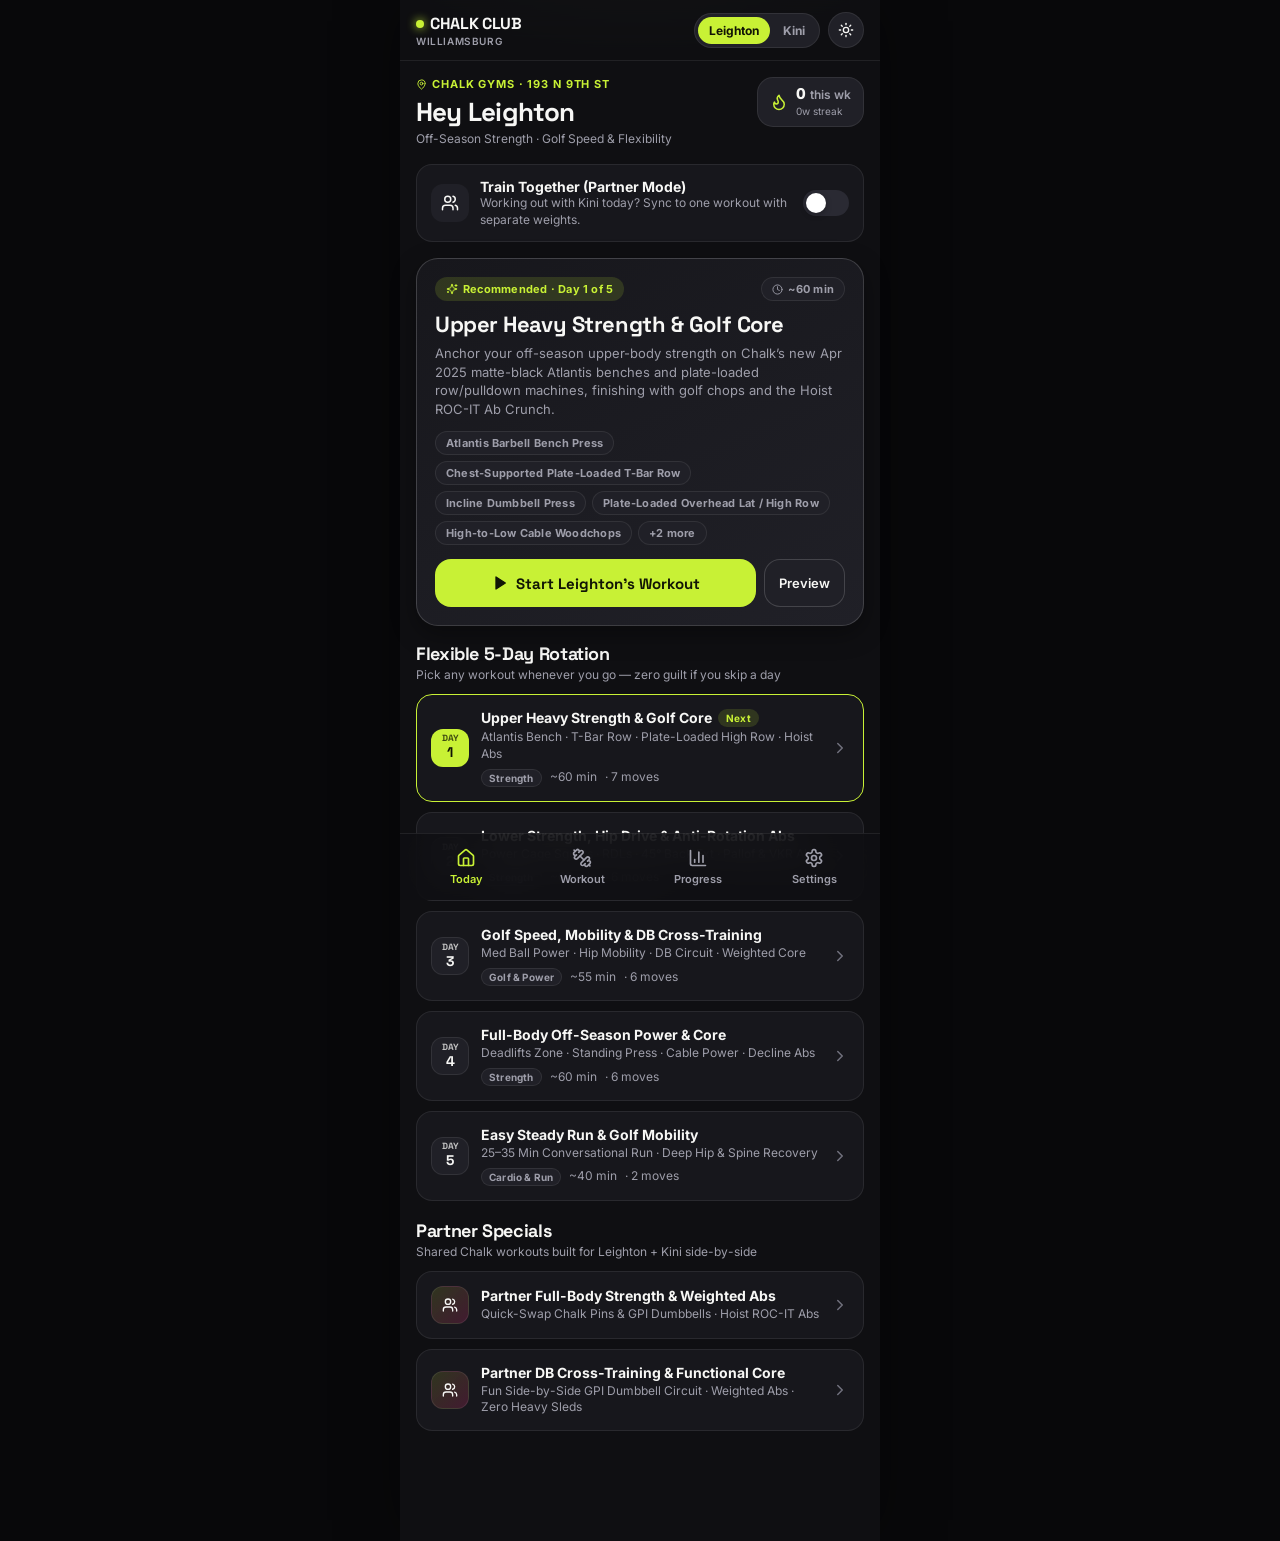
<file: gym/index.html>
<!doctype html>
<html lang="en" data-theme="dark">
  <head>
    <meta charset="UTF-8" />
    <meta name="viewport" content="width=device-width, initial-scale=1.0, maximum-scale=1.0, user-scalable=no, viewport-fit=cover" />
    <meta name="theme-color" content="#0f0f12" />
    <meta name="apple-mobile-web-app-capable" content="yes" />
    <meta name="apple-mobile-web-app-status-bar-style" content="black-translucent" />
    <meta name="apple-mobile-web-app-title" content="Chalk Club" />
    <link rel="manifest" href="./manifest.json" />
    <link rel="icon" type="image/svg+xml" href="./icon.svg" />
    <link rel="apple-touch-icon" href="./icon.svg" />
    <link rel="preconnect" href="https://fonts.googleapis.com" />
    <link rel="preconnect" href="https://fonts.gstatic.com" crossorigin />
    <link
      href="https://fonts.googleapis.com/css2?family=Inter:wght@400;500;600;700&family=Space+Grotesk:wght@600;700&display=swap"
      rel="stylesheet"
    />
    <title>Chalk Club · Williamsburg</title>
    <script type="module" crossorigin src="./assets/index-B9PdpvqU.js"></script>
    <link rel="stylesheet" crossorigin href="./assets/index-VFec3O_n.css">
  </head>
  <body>
    <div id="root"></div>
  </body>
</html>
</file>
<file: gym/assets/index-VFec3O_n.css>
:root{--font-display: "Space Grotesk", system-ui, -apple-system, sans-serif;--font-sans: "Inter", system-ui, -apple-system, sans-serif;--bg: #0f0f12;--bg-outer: #08080a;--surface: #17171c;--surface-2: #202027;--surface-3: #2a2a33;--border: rgba(255, 255, 255, .08);--border-strong: rgba(255, 255, 255, .16);--text: #f7f7f5;--text-muted: #9e9eaa;--text-subtle: #71717d;--glass: rgba(15, 15, 18, .84);--shadow-card: 0 8px 24px rgba(0, 0, 0, .35);--lime: #c8f135;--lime-ink: #111505;--lime-soft: rgba(200, 241, 53, .14);--coral: #db2777;--coral-ink: #ffffff;--coral-soft: rgba(219, 39, 119, .22);--accent: var(--lime);--accent-ink: var(--lime-ink);--accent-soft: var(--lime-soft);--success: #34d399;--success-soft: rgba(52, 211, 153, .15);--warn: #fbbf24;--warn-soft: rgba(251, 191, 36, .16);--danger: #f87171;--danger-soft: rgba(248, 113, 113, .16);--radius-sm: 10px;--radius-md: 16px;--radius-lg: 22px;--radius-pill: 999px}[data-theme=light]{--bg: #f6f5f0;--bg-outer: #e9e7df;--surface: #ffffff;--surface-2: #f1efe8;--surface-3: #e5e2d9;--border: rgba(24, 24, 27, .08);--border-strong: rgba(24, 24, 27, .16);--text: #16161a;--text-muted: #5a5a66;--text-subtle: #828290;--glass: rgba(246, 245, 240, .88);--shadow-card: 0 6px 20px rgba(24, 24, 27, .06);--lime: #5a8f00;--lime-ink: #ffffff;--lime-soft: rgba(90, 143, 0, .12);--coral: #be185d;--coral-ink: #ffffff;--coral-soft: rgba(190, 24, 93, .14);--success: #059669;--success-soft: rgba(5, 150, 105, .12);--warn: #d97706;--warn-soft: rgba(217, 119, 6, .12);--danger: #dc2626;--danger-soft: rgba(220, 38, 38, .12)}[data-profile=leighton]{--accent: var(--lime);--accent-ink: var(--lime-ink);--accent-soft: var(--lime-soft)}[data-profile=kini]{--accent: var(--coral);--accent-ink: var(--coral-ink);--accent-soft: var(--coral-soft)}*,*:before,*:after{box-sizing:border-box;-webkit-tap-highlight-color:transparent}html,body{margin:0;padding:0;background:var(--bg-outer);color:var(--text);font-family:var(--font-sans);-webkit-font-smoothing:antialiased;min-height:100dvh}button,input,textarea,select{font-family:inherit;color:inherit}button{cursor:pointer;border:none;background:none;padding:0}input[type=number]::-webkit-inner-spin-button,input[type=number]::-webkit-outer-spin-button{-webkit-appearance:none;margin:0}input[type=number]{-moz-appearance:textfield}.tabular{font-variant-numeric:tabular-nums}.app-shell{max-width:480px;min-height:100dvh;margin:0 auto;background:var(--bg);position:relative;display:flex;flex-direction:column;box-shadow:0 0 60px #00000059}@media(max-width:500px){.app-shell{max-width:100%;box-shadow:none}}.app-glow{position:absolute;top:0;left:0;right:0;height:220px;pointer-events:none;background:radial-gradient(ellipse 80% 60% at 50% -20%,var(--accent-soft),transparent 75%);z-index:0}.top-header{position:sticky;top:0;z-index:30;background:var(--glass);backdrop-filter:blur(16px);-webkit-backdrop-filter:blur(16px);border-bottom:1px solid var(--border);padding:12px 16px;display:flex;align-items:center;justify-content:space-between;gap:10px}.brand-block{display:flex;flex-direction:column;gap:1px}.brand-title{font-family:var(--font-display);font-weight:700;font-size:16px;letter-spacing:-.02em;display:flex;align-items:center;gap:6px}.brand-dot{width:8px;height:8px;border-radius:50%;background:var(--accent);box-shadow:0 0 10px var(--accent)}.brand-sub{font-size:10px;letter-spacing:.06em;text-transform:uppercase;color:var(--text-muted);font-weight:600}.header-right{display:flex;align-items:center;gap:8px}.profile-switcher{display:flex;background:var(--surface-2);border:1px solid var(--border);border-radius:var(--radius-pill);padding:3px;gap:2px}.profile-pill{padding:6px 11px;border-radius:var(--radius-pill);font-size:12px;font-weight:700;color:var(--text-muted);transition:all .18s ease;display:flex;align-items:center;gap:5px}.profile-pill.active-leighton{background:var(--lime);color:var(--lime-ink)}.profile-pill.active-kini{background:var(--coral);color:var(--coral-ink)}.icon-btn{width:36px;height:36px;border-radius:50%;background:var(--surface-2);border:1px solid var(--border);display:inline-flex;align-items:center;justify-content:center;color:var(--text);transition:transform .15s ease,background .15s ease}.icon-btn:active{transform:scale(.94)}.main-content{position:relative;z-index:1;flex:1;padding:16px 16px 110px;display:flex;flex-direction:column;gap:16px}.bottom-nav{position:fixed;bottom:0;left:50%;transform:translate(-50%);width:100%;max-width:480px;z-index:35;background:var(--glass);backdrop-filter:blur(18px);-webkit-backdrop-filter:blur(18px);border-top:1px solid var(--border);padding:8px 10px calc(8px + env(safe-area-inset-bottom,0px));display:grid;grid-template-columns:repeat(4,1fr);gap:4px}.nav-item{display:flex;flex-direction:column;align-items:center;justify-content:center;gap:4px;padding:6px 4px;border-radius:var(--radius-sm);color:var(--text-muted);font-size:11px;font-weight:600;position:relative;transition:color .15s ease}.nav-item.active{color:var(--accent)}.nav-badge-dot{position:absolute;top:5px;right:calc(50% - 16px);width:8px;height:8px;border-radius:50%;background:var(--accent);box-shadow:0 0 8px var(--accent);animation:pulse 1.8s infinite}@keyframes pulse{0%,to{opacity:1;transform:scale(1)}50%{opacity:.5;transform:scale(.85)}}.card{background:var(--surface);border:1px solid var(--border);border-radius:var(--radius-lg);padding:16px;box-shadow:var(--shadow-card)}.card-subtle{background:var(--surface-2);border:1px solid var(--border);border-radius:var(--radius-md);padding:12px 14px}.hero-card{position:relative;overflow:hidden;background:linear-gradient(155deg,var(--surface) 0%,var(--surface-2) 100%);border:1px solid var(--border-strong);border-radius:var(--radius-lg);padding:18px;box-shadow:var(--shadow-card)}.hero-card.partner-glow{border-color:transparent;background:linear-gradient(155deg,var(--surface) 0%,var(--surface-2) 100%) padding-box,linear-gradient(135deg,var(--lime),var(--coral)) border-box;border-width:1.5px}.section-header{display:flex;align-items:center;justify-content:space-between;gap:8px}.section-title{font-family:var(--font-display);font-size:18px;font-weight:700;letter-spacing:-.02em;margin:0}.section-kicker{font-size:11px;font-weight:700;text-transform:uppercase;letter-spacing:.08em;color:var(--accent)}.muted{color:var(--text-muted)}.small{font-size:13px;line-height:1.45}.xsmall{font-size:12px;line-height:1.4}.pill{display:inline-flex;align-items:center;gap:5px;padding:4px 10px;border-radius:var(--radius-pill);font-size:11px;font-weight:700;letter-spacing:.02em;background:var(--surface-2);color:var(--text-muted);border:1px solid var(--border)}.pill-accent{background:var(--accent-soft);color:var(--accent);border-color:transparent}.pill-lime{background:var(--lime-soft);color:var(--lime);border-color:transparent}.pill-coral{background:var(--coral-soft);color:var(--coral);border-color:transparent}.pill-partner{background:linear-gradient(135deg,var(--lime-soft),var(--coral-soft));color:var(--text);border:1px solid var(--border-strong)}.pill-up{background:var(--success-soft);color:var(--success);border-color:transparent}.pill-down{background:var(--warn-soft);color:var(--warn);border-color:transparent}.btn-primary{width:100%;min-height:48px;padding:12px 18px;border-radius:var(--radius-md);background:var(--accent);color:var(--accent-ink);font-family:var(--font-display);font-weight:700;font-size:15px;display:inline-flex;align-items:center;justify-content:center;gap:8px;transition:transform .14s ease,filter .14s ease}.btn-primary:active{transform:scale(.98)}.btn-primary.partner-btn{background:linear-gradient(135deg,var(--lime) 0%,#9ce85d 45%,var(--coral) 100%);color:#111114}.btn-secondary{min-height:42px;padding:10px 14px;border-radius:var(--radius-md);background:var(--surface-2);border:1px solid var(--border-strong);color:var(--text);font-weight:600;font-size:13px;display:inline-flex;align-items:center;justify-content:center;gap:6px;transition:background .15s ease,transform .12s ease}.btn-secondary:active{transform:scale(.97)}.btn-ghost{padding:8px 12px;border-radius:var(--radius-sm);color:var(--text-muted);font-size:13px;font-weight:600;display:inline-flex;align-items:center;gap:6px}.btn-danger{min-height:42px;padding:10px 14px;border-radius:var(--radius-md);background:var(--danger-soft);color:var(--danger);font-weight:700;font-size:13px;display:inline-flex;align-items:center;justify-content:center;gap:6px}.partner-toggle-row{display:flex;align-items:center;justify-content:space-between;gap:12px;padding:13px 14px;border-radius:var(--radius-md);background:var(--surface);border:1px solid var(--border);cursor:pointer;transition:border-color .2s ease,background .2s ease}.partner-toggle-row.active{background:linear-gradient(135deg,var(--lime-soft),var(--coral-soft));border-color:var(--border-strong)}.switch-track{width:46px;height:26px;border-radius:var(--radius-pill);background:var(--surface-3);padding:3px;transition:background .2s ease;flex-shrink:0;display:flex;align-items:center}.switch-track.on{background:linear-gradient(135deg,var(--lime),var(--coral))}.switch-thumb{width:20px;height:20px;border-radius:50%;background:#fff;box-shadow:0 2px 6px #0000004d;transition:transform .2s ease}.switch-track.on .switch-thumb{transform:translate(20px)}.rotation-card{background:var(--surface);border:1px solid var(--border);border-radius:var(--radius-md);padding:14px;display:flex;align-items:center;justify-content:space-between;gap:12px;text-align:left;width:100%;transition:border-color .15s ease,transform .12s ease}.rotation-card:active{transform:scale(.99)}.rotation-card.recommended{border-color:var(--accent)}.day-badge{width:38px;height:38px;border-radius:12px;background:var(--surface-2);border:1px solid var(--border);display:flex;flex-direction:column;align-items:center;justify-content:center;font-family:var(--font-display);font-weight:700;font-size:14px;flex-shrink:0}.day-badge.is-next{background:var(--accent);color:var(--accent-ink);border-color:transparent}.exercise-card{background:var(--surface);border:1px solid var(--border);border-radius:var(--radius-lg);padding:16px;display:flex;flex-direction:column;gap:12px;box-shadow:var(--shadow-card)}.exercise-card.all-done{border-color:var(--success)}.coach-drawer{background:var(--surface-2);border:1px solid var(--border);border-radius:var(--radius-md);padding:12px;display:flex;flex-direction:column;gap:8px}.partner-tab-bar{display:grid;grid-template-columns:1fr 1fr;gap:6px;background:var(--surface-2);padding:4px;border-radius:var(--radius-md);border:1px solid var(--border)}.partner-tab{padding:8px 10px;border-radius:12px;font-size:12px;font-weight:700;color:var(--text-muted);display:flex;align-items:center;justify-content:space-between;gap:6px;transition:all .16s ease}.partner-tab.active-leighton{background:var(--lime);color:var(--lime-ink)}.partner-tab.active-kini{background:var(--coral);color:var(--coral-ink)}.set-grid-header{display:grid;grid-template-columns:34px 1fr 1fr 44px;gap:8px;padding:0 4px;font-size:10px;font-weight:700;text-transform:uppercase;letter-spacing:.06em;color:var(--text-subtle)}.set-row{display:grid;grid-template-columns:34px 1fr 1fr 44px;gap:8px;align-items:center;padding:6px 4px;border-radius:12px;transition:background .15s ease}.set-row.completed{background:var(--success-soft)}.set-num{width:28px;height:28px;border-radius:8px;background:var(--surface-2);display:flex;align-items:center;justify-content:center;font-size:12px;font-weight:700;color:var(--text-muted)}.set-input{width:100%;height:40px;border-radius:10px;background:var(--surface-2);border:1px solid var(--border);text-align:center;font-size:15px;font-weight:700;font-variant-numeric:tabular-nums;outline:none;transition:border-color .15s ease}.set-input:focus{border-color:var(--accent)}.check-btn{width:40px;height:40px;border-radius:12px;background:var(--surface-2);border:1.5px solid var(--border-strong);display:flex;align-items:center;justify-content:center;color:var(--text-subtle);transition:all .15s ease}.check-btn.done{background:var(--success);border-color:var(--success);color:#062116}.rating-row{display:grid;grid-template-columns:repeat(4,1fr);gap:6px}.rating-pill{padding:8px 4px;border-radius:10px;background:var(--surface-2);border:1px solid var(--border);font-size:11px;font-weight:700;color:var(--text-muted);text-align:center;transition:all .15s ease}.rating-pill.selected{background:var(--accent);color:var(--accent-ink);border-color:transparent}.rest-timer-bar{position:fixed;bottom:calc(74px + env(safe-area-inset-bottom,0px));left:50%;transform:translate(-50%);width:calc(100% - 28px);max-width:452px;z-index:40;background:var(--surface);border:1.5px solid var(--accent);border-radius:var(--radius-md);padding:10px 14px;box-shadow:0 14px 36px #00000080;display:flex;align-items:center;justify-content:space-between;gap:10px;animation:slideUp .22s ease}@keyframes slideUp{0%{opacity:0;transform:translate(-50%,14px)}to{opacity:1;transform:translate(-50%)}}.timer-digits{font-family:var(--font-display);font-size:22px;font-weight:700;color:var(--accent);font-variant-numeric:tabular-nums}.sheet-backdrop{position:fixed;top:0;right:0;bottom:0;left:0;background:#000000a6;-webkit-backdrop-filter:blur(4px);backdrop-filter:blur(4px);z-index:60;display:flex;align-items:flex-end;justify-content:center;padding:12px}.sheet-panel{width:100%;max-width:460px;max-height:82dvh;overflow-y:auto;background:var(--surface);border:1px solid var(--border-strong);border-radius:24px;padding:18px;display:flex;flex-direction:column;gap:12px;box-shadow:0 20px 50px #0000008c}.stat-grid{display:grid;grid-template-columns:repeat(3,1fr);gap:10px}.stat-tile{background:var(--surface);border:1px solid var(--border);border-radius:var(--radius-md);padding:12px;display:flex;flex-direction:column;gap:4px}.stat-value{font-family:var(--font-display);font-size:24px;font-weight:700;line-height:1.1;font-variant-numeric:tabular-nums}.calendar-grid{display:grid;grid-template-columns:repeat(7,1fr);gap:6px}.cal-cell{aspect-ratio:1;border-radius:10px;background:var(--surface-2);border:1px solid var(--border);display:flex;flex-direction:column;align-items:center;justify-content:center;font-size:11px;font-weight:600;color:var(--text-muted);position:relative}.cal-cell.has-workout{background:var(--accent);color:var(--accent-ink);border-color:transparent;font-weight:800}.cal-cell.is-today{box-shadow:0 0 0 2px var(--text)}.chart-select{width:100%;padding:10px 12px;border-radius:12px;background:var(--surface-2);border:1px solid var(--border-strong);font-size:13px;font-weight:600;outline:none}.text-input,.text-area{width:100%;padding:10px 12px;border-radius:12px;background:var(--surface-2);border:1px solid var(--border-strong);font-size:14px;outline:none}.text-input:focus,.text-area:focus{border-color:var(--accent)}.guided-step{display:flex;align-items:flex-start;gap:10px;padding:10px 12px;border-radius:12px;background:var(--surface-2);border:1px solid var(--border);text-align:left;width:100%}.guided-step.done{opacity:.65;border-color:var(--success)}.progress-bar-track{height:6px;width:100%;border-radius:999px;background:var(--surface-3);overflow:hidden}.progress-bar-fill{height:100%;border-radius:999px;background:var(--accent);transition:width .25s ease}.divider{height:1px;background:var(--border);width:100%}
</file>
